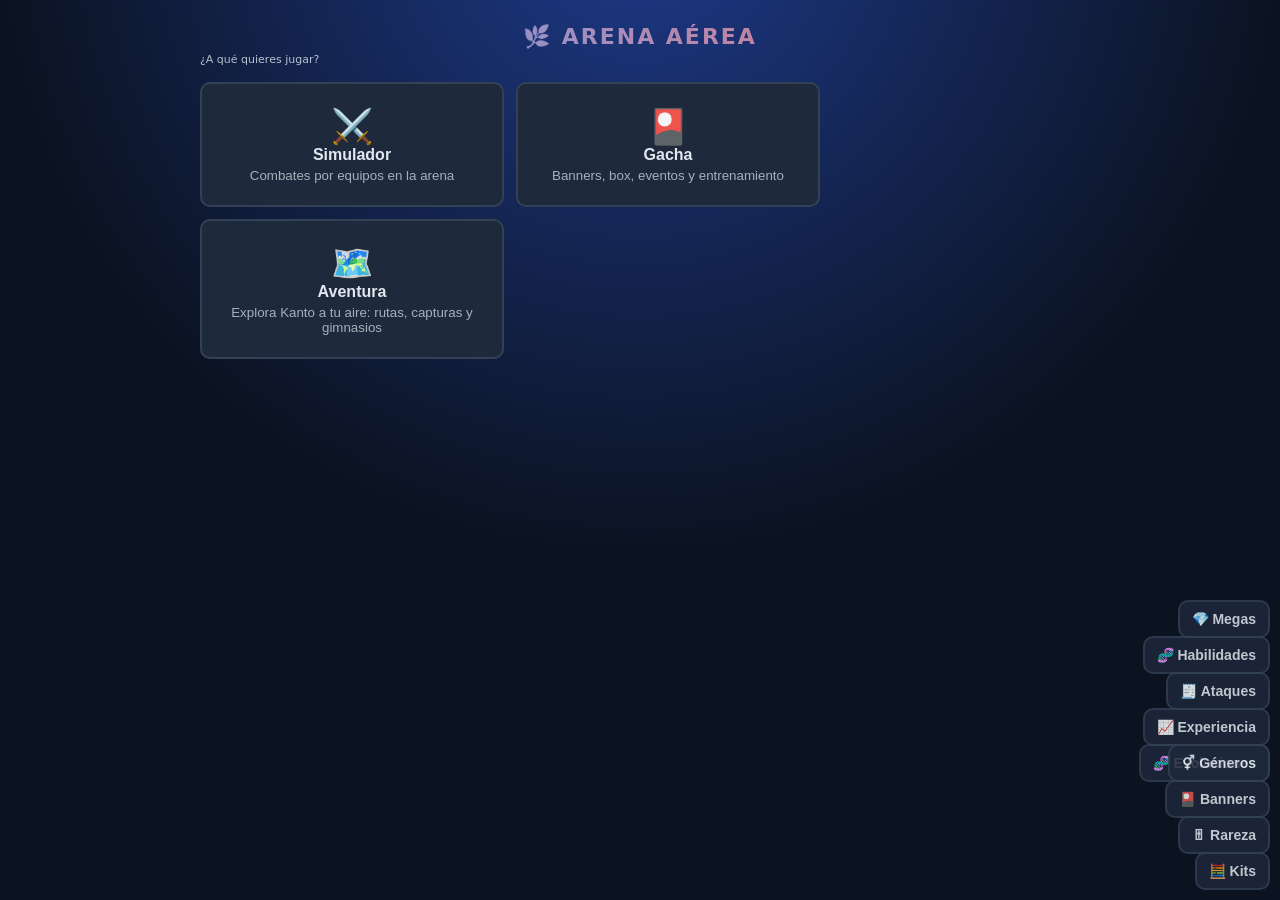
<file: index.html>
<!DOCTYPE html>
<html lang="es"><head><meta charset="utf-8">
<meta name="viewport" content="width=device-width, initial-scale=1, viewport-fit=cover">
<title>Arena Aérea</title>
<link rel="stylesheet" href="css/estilo.css">
</head><body><main>
<h1>🌿 Arena Aérea · Combates por equipos</h1>
<div class="col" id="srch" style="margin-bottom:8px"><b>🌐 Pokémon desde PokéAPI</b>
<div style="display:flex;gap:6px;flex-wrap:wrap;margin:6px 0"><select id="gen"><option value="0">Gen 1</option><option value="1">Gen 2</option><option value="2">Gen 3</option><option value="3">Gen 4</option><option value="4">Gen 5</option><option value="5">Gen 6</option><option value="6">Gen 7</option><option value="7">Gen 8</option><option value="8">Gen 9</option><option value="all">Todas</option></select><input id="q" placeholder="Buscar nombre o número…" style="flex:1;min-width:130px"><button id="d0" style="border-color:#3b82f6">→ 🔵</button><button id="d1">→ 🔴</button><button id="rnd">🎲 Equipo</button><button id="labb">🧪 Laboratorio</button></div>
<div id="st" style="font-size:12px;min-height:16px"></div><div id="res"></div></div>
<div id="setup"></div><button id="go">⚔️ ¡COMENZAR COMBATE!</button>
<section id="game" style="display:none">
<div id="labui"><div class="col" style="margin-bottom:6px"><b>🧪 Laboratorio de ataques</b> <small>Dos Pokémon de prueba que no mueren</small>
<div class="lr"><label>Atacante # <input id="la" type="number" value="18"></label><label>Rival # <input id="lb" type="number" value="143"></label><button id="lsw">Atacante: 🔵</button></div>
<div class="lr"><input id="lm" value="fly" placeholder="ID del ataque en inglés (fly, flamethrower…)"><button id="lgo">▶ Probar</button></div>
<div class="lr" id="lq"></div><div class="lr"><button id="lauto">🔁 Auto: sí</button><button id="lslow">Velocidad x1</button><button id="lex">← Volver</button></div><div id="lst" style="font-size:12px;min-height:16px"></div></div></div>
<div id="bar"><button id="sp">Velocidad x1</button><button id="pa">Pausa</button><button id="tg">Ocultar ataques</button><button id="rs">Equipos</button></div>
<div id="hud"><div class="hb" id="h0"></div><div class="hb" id="h1"></div></div><div class="cw"><canvas id="cv"></canvas><div id="ban"></div></div><div id="mvp"><div class="mp" id="mv0"></div><div class="mp" id="mv1"></div></div>
<div id="log"></div></section>
<!-- El ORDEN importa: nucleo → datos → combate → ataques → ui → modos → principal.
     Para añadir un ataque nuevo: crea js/ataques/mi-ataque.js y añade aquí su <script> junto a los demás ataques. -->
<script src="js/nucleo/base.js"></script>
<script src="js/nucleo/aleatorio.js"></script>
<script src="js/nucleo/estado.js"></script>
<script src="js/datos/tipos.js"></script>
<script src="js/datos/iconos.js"></script>
<script src="js/datos/movimientos.js"></script>
<script src="js/datos/estadisticas.js"></script>
<script src="js/datos/pokeapi.js"></script>
<script src="js/datos/ataques-especiales.js"></script>
<script src="js/datos/conversor.js"></script>
<script src="js/nucleo/efectos.js"></script>
<script src="js/nucleo/dibujo.js"></script>
<script src="js/nucleo/bucle.js"></script>
<script src="js/combate/luchadores.js"></script>
<script src="js/combate/ia.js"></script>
<script src="js/combate/estados.js"></script>
<script src="js/combate/campo.js"></script>
<script src="js/combate/alterados.js"></script>
<script src="js/combate/dosturnos.js"></script>
<script src="js/combate/entidades.js"></script>
<script src="js/combate/especiales.js"></script>
<script src="js/combate/dano.js"></script>
<script src="js/combate/ataque.js"></script>
<script src="js/combate/movimiento.js"></script>
<script src="js/combate/ganchos.js"></script>
<script src="js/combate/habilidades.js"></script>
<script src="js/combate/habilidades-dano.js"></script>
<script src="js/combate/habilidades-entrada.js"></script>
<script src="js/combate/habilidades-inmunidad.js"></script>
<script src="js/combate/habilidades-contacto.js"></script>
<script src="js/combate/habilidades-periodicas.js"></script>
<script src="js/combate/habilidades-estados.js"></script>
<script src="js/combate/habilidades-raras.js"></script>
<script src="js/combate/objetos.js"></script>
<script src="js/combate/objetos-combate.js"></script>
<script src="js/combate/objetos-ataques.js"></script>
<script src="js/combate/habilidades-objetos.js"></script>
<script src="js/combate/objetos-extra.js"></script>
<script src="js/combate/cambios.js"></script>
<script src="js/combate/habilidades-sueltas.js"></script>
<script src="js/combate/ataques-restantes.js"></script>
<script src="js/combate/formas.js"></script>
<script src="js/ataques/_ayudas.js"></script>
<script src="js/ataques/vuelo.js"></script>
<script src="js/ataques/hidrobomba.js"></script>
<script src="js/ataques/hiperrayo.js"></script>
<script src="js/ataques/trueno.js"></script>
<script src="js/ataques/rayo.js"></script>
<script src="js/ataques/gigaimpacto.js"></script>
<script src="js/ataques/cometa-draco.js"></script>
<script src="js/ataques/puno-certero.js"></script>
<script src="js/ataques/proteccion.js"></script>
<script src="js/ataques/bunker-toxico.js"></script>
<script src="js/ataques/llama-azul.js"></script>
<script src="js/gacha/arquetipos.js"></script>
<script src="js/gacha/herramienta-kits.js"></script>
<script src="js/gacha/rareza.js"></script>
<script src="js/gacha/herramienta-rareza.js"></script>
<script src="js/gacha/rarezas.js"></script>
<script src="js/gacha/banners.js"></script>
<script src="js/gacha/banners-normales.js"></script>
<script src="js/gacha/celebraciones.js"></script>
<script src="js/gacha/experiencia.js"></script>
<script src="js/gacha/fusion.js"></script>
<script src="js/gacha/misiones.js"></script>
<script src="js/gacha/eventos.js"></script>
<script src="js/gacha/eventos-pantallas.js"></script>
<script src="js/gacha/banners-datos.js"></script>
<script src="js/gacha/evoluciones-datos.js"></script>
<script src="js/gacha/generos-datos.js"></script>
<script src="js/gacha/habilidades-datos.js"></script>
<script src="js/gacha/experiencia-datos.js"></script>
<script src="js/gacha/celebraciones-datos.js"></script>
<script src="js/gacha/eventos-datos.js"></script>
<script src="js/gacha/herramienta-banners.js"></script>
<script src="js/gacha/herramienta-evoluciones.js"></script>
<script src="js/gacha/herramienta-generos.js"></script>
<script src="js/gacha/herramienta-experiencia.js"></script>
<script src="js/gacha/herramienta-ataques.js"></script>
<script src="js/gacha/herramienta-habilidades.js"></script>
<script src="js/gacha/herramienta-megas.js"></script>
<script src="js/gacha/habilidades-carta.js"></script>
<script src="js/gacha/guardado.js"></script>
<script src="js/ui/hud.js"></script>
<script src="js/ui/selector-ataques.js"></script>
<script src="js/ui/seleccion.js"></script>
<script src="js/ui/buscador.js"></script>
<script src="js/ui/formas-simulador.js"></script>
<script src="js/ui/laboratorio.js"></script>
<script src="js/ui/manual.js"></script>
<script src="js/combate/megas-datos.js"></script>
<script src="js/combate/megas.js"></script>
<script src="js/modos/simulador.js"></script>
<script src="js/modos/gacha.js"></script>
<script src="js/aventura/regiones.js"></script>
<script src="js/aventura/aventura.js"></script>
<script src="js/aventura/guardado-aventura.js"></script>
<script src="js/modos/aventura.js"></script>
<script src="js/principal.js"></script>
<script src="js/modos/menu-modos.js"></script>
</main></body></html>
</file>
<file: css/estilo.css>
/* Estilos de Arena Pokémon. Tema oscuro. */
:root{--bg:#0b1220;--fg:#e2e8f0;--card:#1e293b;--bd:#334155;box-sizing:border-box;padding-top:env(safe-area-inset-top,0px);padding-bottom:env(safe-area-inset-bottom,0px)}
@media(prefers-color-scheme:dark){:root:not([data-theme="light"]){--bg:#0b1220;--fg:#e2e8f0;--card:#1e293b;--bd:#334155}}
:root[data-theme="dark"]{--bg:#0b1220;--fg:#e2e8f0;--card:#1e293b;--bd:#334155}
html{scroll-padding-top:env(safe-area-inset-top,0px)}
*{box-sizing:border-box}
body{margin:0;background:var(--bg);color:var(--fg);font-family:system-ui,-apple-system,"Segoe UI",sans-serif;display:flex;justify-content:center}
main{width:100%;max-width:900px;padding:10px}
h1{font-size:19px;margin:4px 0 8px;text-align:center}
#bar{display:flex;flex-wrap:wrap;gap:6px;justify-content:center;margin-bottom:8px}
button{padding:9px 12px;border-radius:10px;border:2px solid var(--bd);background:var(--card);color:var(--fg);font-weight:700;font-size:14px;cursor:pointer}
button:active{transform:scale(.96)}
canvas{width:100%;display:block;border-radius:14px;border:3px solid var(--bd);background:#4c9a3d;touch-action:manipulation}
#kos{display:flex;gap:10px;justify-content:center;margin:8px 0;font-weight:700;font-size:14px;flex-wrap:wrap}
#log{background:var(--card);border:2px solid var(--bd);border-radius:12px;padding:8px 12px;font-size:13px;min-height:100px;line-height:1.5}
.cw{position:relative}#ban{position:absolute;inset:0;display:none;flex-direction:column;align-items:center;justify-content:center;gap:10px;background:rgba(0,0,0,.55);border-radius:14px;color:#fff;font-size:24px;font-weight:800;text-align:center}
.col{flex:1;min-width:150px;background:var(--card);border:2px solid var(--bd);border-radius:12px;padding:8px}
#setup{display:flex;gap:8px;flex-wrap:wrap}
#go{width:100%;margin-top:8px;background:#7c3aed;color:#fff;border-color:#6d28d9}#go:disabled{opacity:.4}
#mvp{display:flex;gap:8px;flex-wrap:wrap;margin-top:6px}.mp{flex:1;min-width:150px;background:var(--card);border:2px solid var(--bd);border-radius:10px;padding:6px;font-size:12px}
.rs{display:flex;flex-direction:column;align-items:center;width:84px;padding:3px;font-size:10px}.rs small{font-size:10px;max-width:80px;overflow:hidden;text-overflow:ellipsis;white-space:nowrap}
#srch select,#srch input{padding:8px;border-radius:8px;border:2px solid var(--bd);background:var(--card);color:var(--fg);font-size:14px}#res{display:flex;flex-wrap:wrap;gap:2px;max-height:340px;overflow:auto;margin-top:6px}
body{background:radial-gradient(circle at 50% -10%,#1e3a8a 0,#0b1220 55%) fixed}
h1{font-size:22px;letter-spacing:2px;text-transform:uppercase;background:linear-gradient(90deg,#60a5fa,#f87171);-webkit-background-clip:text;background-clip:text;color:transparent;margin:6px 0 12px}
#srch{background:linear-gradient(#1e293b,#0f172a);border:2px solid #475569;border-radius:14px}
.rs{background:#0f172a;border:2px solid #334155;border-radius:10px}.rs:hover{border-color:#60a5fa}.rs small{text-transform:capitalize}
#setup{display:flex;gap:10px;flex-wrap:wrap;align-items:stretch}
.tp{flex:1;min-width:290px;border:2px solid var(--c);border-radius:14px;background:linear-gradient(#1e293b,#0f172a);box-shadow:0 0 12px var(--c);overflow:hidden}
.th{display:flex;justify-content:space-between;padding:8px 12px;background:var(--c);color:#fff;font-weight:800;letter-spacing:1px}
.sg{display:grid;grid-template-columns:repeat(3,1fr);gap:6px;padding:8px}
.sc{display:flex;flex-direction:column;align-items:center;gap:2px;padding:6px 2px;border-radius:12px;border:2px solid #334155;background:#0f172a;color:var(--fg);min-height:122px;cursor:pointer}
.sc.em{justify-content:center;font-size:28px;border-style:dashed;opacity:.6}.sc.on{border-color:var(--c);background:#1e293b;box-shadow:0 0 10px var(--c)}.sc.bad{border-color:#f59e0b}
.sc .sp{width:64px;height:64px;image-rendering:pixelated}.sc b{font-size:12px;max-width:100%;overflow:hidden;text-overflow:ellipsis;white-space:nowrap;text-transform:capitalize}
.sc .ty,.sc .mi{display:flex;gap:2px;align-items:center}.sc em{font-size:10px;color:#fbbf24;font-style:normal;margin-left:3px}
.clr{margin:0 8px 8px;font-size:12px;padding:6px 10px}
.vs{align-self:center;font-weight:900;font-size:26px;color:#fbbf24;text-shadow:0 0 12px #f59e0b;width:100%;text-align:center}@media(min-width:760px){.vs{width:auto}}
.fi{flex-basis:100%;border:2px solid var(--c);border-radius:14px;background:linear-gradient(#1e293b,#0f172a);padding:12px;box-shadow:0 0 12px var(--c)}
.fh{display:flex;gap:12px;align-items:center}.fp{width:96px;height:96px;image-rendering:pixelated;background:radial-gradient(#334155,transparent 70%)}
.fn{font-size:22px;font-weight:800;text-transform:capitalize}.qb{margin-left:auto}
.sb{display:grid;grid-template-columns:1fr 1fr;gap:4px 14px;margin:10px 0}.sr{display:flex;align-items:center;gap:6px;font-size:12px}.sr span{width:62px;color:#94a3b8;font-weight:700}.sr b{width:28px;text-align:right}
.bt{flex:1;height:8px;background:#0b1220;border-radius:4px;overflow:hidden}.bt i{display:block;height:100%;border-radius:4px}
.mh{font-weight:800;margin:6px 0}.mh small{font-weight:400;opacity:.7;margin-left:8px}.mh b.ok{color:#22c55e}.mh b.no{color:#f59e0b}
.mg{display:grid;grid-template-columns:repeat(auto-fill,minmax(150px,1fr));gap:8px}
.mc{text-align:left;padding:8px;border-radius:10px;border:2px solid var(--t);background:rgba(15,23,42,.8);color:var(--fg);opacity:.6;font-weight:400}.mc.on{opacity:1;background:#1e293b;box-shadow:0 0 8px var(--t)}
.mt{display:flex;align-items:center;gap:6px;font-size:13px}.mt b{flex:1}.ck{color:#4ade80;font-weight:900}
.mm{display:flex;flex-wrap:wrap;gap:3px 8px;font-size:11px;margin-top:4px}.ul{color:#fbbf24;font-weight:700}.ef{font-size:11px;margin-top:3px;color:#a7f3d0}
#go{font-size:18px;letter-spacing:1px;padding:14px;border-radius:14px;background:linear-gradient(#a855f7,#6d28d9);border:2px solid #c4b5fd;box-shadow:0 0 18px #7c3aed88}
#hud{display:flex;gap:8px;margin-bottom:6px}
.hb{flex:1;min-width:0;display:flex;gap:8px;align-items:center;padding:6px 10px;border-radius:12px;background:linear-gradient(#1e293b,#0f172a);border:2px solid var(--c);box-shadow:0 0 10px var(--c)}
#h1{flex-direction:row-reverse;text-align:right}.hs{width:56px;height:56px;image-rendering:pixelated;flex:none}#h1 .hs{transform:scaleX(-1)}
.hi{flex:1;min-width:0}.hn{display:flex;gap:6px;align-items:center;font-size:14px;text-transform:capitalize}#h1 .hn{flex-direction:row-reverse}.hn b{overflow:hidden;text-overflow:ellipsis;white-space:nowrap}
.hp{display:flex;align-items:center;gap:6px;margin:3px 0}.hp em{font-style:normal;font-size:10px;font-weight:800;color:#fbbf24;background:#7c2d12;border-radius:4px;padding:0 4px}
.hbar{flex:1;height:10px;background:#0b1220;border:1px solid #475569;border-radius:6px;overflow:hidden}.hbar i{display:block;height:100%;transition:width .5s,background .3s}
.hv{font-size:12px;font-weight:700;font-variant-numeric:tabular-nums}.hst{display:flex;gap:3px;flex-wrap:wrap;min-height:16px}#h1 .hst,#h1 .balls{justify-content:flex-end}
.ch{font-size:10px;padding:1px 5px;border-radius:6px;font-weight:700}.ch.up{background:#14532d;color:#86efac}.ch.dn{background:#7f1d1d;color:#fca5a5}
.balls{display:flex;gap:3px;margin-top:2px}.pb{width:11px;height:11px;border-radius:50%;border:1px solid #0f172a;background:linear-gradient(#ef4444 45%,#0f172a 45% 55%,#f8fafc 55%)}.pb.a{box-shadow:0 0 0 2px #fbbf24}.pb.d{background:#475569;opacity:.6}
@media(max-width:560px){.hs{display:none}.hb{padding:5px 7px}.hn{font-size:12px}}
.mp{background:linear-gradient(#1e293b,#0f172a);border:2px solid var(--bd);border-radius:12px;padding:8px}
.ph{display:flex;justify-content:space-between;align-items:center;gap:6px;margin-bottom:6px;flex-wrap:wrap}.ph b{text-transform:capitalize;font-size:13px}
.pst{display:flex;gap:3px}.pst span{background:#0b1220;border-radius:6px;padding:1px 5px;text-align:center;font-size:12px;font-weight:700}.pst small{display:block;font-size:8px;color:#94a3b8;font-weight:600}.pst .up{color:#4ade80}.pst .dn{color:#f87171}
.pm{display:grid;grid-template-columns:1fr 1fr;gap:6px}.mv{border:2px solid var(--t);border-radius:8px;padding:5px 6px;background:#0b1220;opacity:.75}.mv.rd{opacity:1;box-shadow:0 0 8px #22c55e88;border-color:#22c55e}.mv.pl{outline:2px solid #fbbf24}
.mn{display:flex;align-items:center;gap:4px;font-size:11px}.mn b{flex:1;overflow:hidden;text-overflow:ellipsis;white-space:nowrap}.cb{height:5px;background:#1e293b;border-radius:3px;margin:3px 0;overflow:hidden}.cb i{display:block;height:100%;background:var(--t)}.mv.rd .cb i{background:#22c55e}.cs{font-size:11px;font-weight:700;text-align:right}.mv.rd .cs{color:#4ade80}
#labui{display:none}#game.lab #labui{display:block}#game.lab #hud,#game.lab #mvp,#game.lab #log,#game.lab #bar{display:none!important}
.lr{display:flex;gap:6px;flex-wrap:wrap;margin:6px 0;align-items:center;font-size:13px}.lr input[type=number]{width:72px}#lm{flex:1;min-width:170px}
#labui input{padding:8px;border-radius:8px;border:2px solid var(--bd);background:var(--card);color:var(--fg);font-size:13px}
/* Selector de ataques (sugeridos / aprendibles / todos) */
.meq{display:flex;flex-wrap:wrap;gap:6px;margin:6px 0;min-height:30px;align-items:center}
.mq{display:flex;align-items:center;gap:6px;padding:5px 10px;border-radius:10px;border:2px solid var(--t);background:#1e293b;font-size:12px}.mq span{color:#f87171}
.mtabs{display:flex;gap:6px;flex-wrap:wrap;margin:8px 0}.mtabs button{padding:6px 10px;font-size:13px}.mtabs button.on{border-color:#a855f7;background:#4c1d95}
.mfl{display:flex;flex-wrap:wrap;gap:6px;margin-bottom:6px}.mfl input,.mfl select{padding:7px;border-radius:8px;border:2px solid var(--bd);background:var(--card);color:var(--fg);font-size:13px}.mfl input{flex:1;min-width:140px}
#mnote{font-size:12px;opacity:.8;min-height:16px;margin:4px 0}
#mlist{max-height:440px;overflow:auto;padding:2px}
.tg{display:flex;gap:4px;flex-wrap:wrap;margin-top:3px}.tag{font-size:10px;padding:0 5px;border-radius:6px;background:#334155;color:#cbd5e1;font-weight:700}
#mmore{width:100%;margin-top:6px}
/* Filtros del buscador */
#filt select,#filt input{padding:7px;border-radius:8px;border:2px solid var(--bd);background:var(--card);color:var(--fg);font-size:13px}
.qa{margin-left:auto;display:flex;gap:6px}.qa .qb{margin-left:0}
</file>
